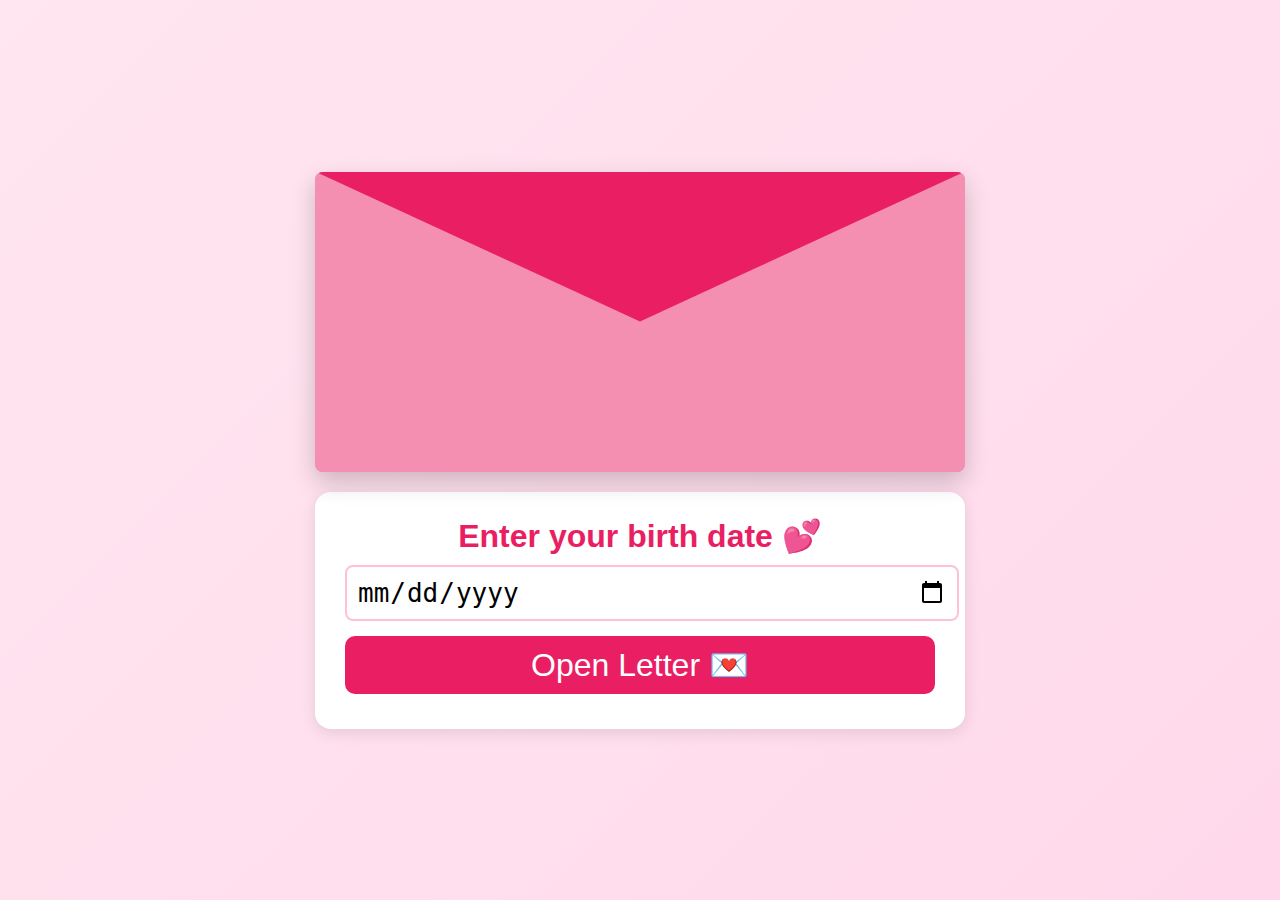
<file: index.html>
<!DOCTYPE html>
<html lang="en">
<head>
  <meta charset="UTF-8" />
  <meta name="viewport" content="width=device-width, initial-scale=1" />
  <title>For My Love 💌</title>

  <style>
    /* === base === */
    body {
      font-family: "Poppins", sans-serif;
      background: linear-gradient(135deg, #ffe6f0, #ffd9eb);
      margin: 0;
      padding: 0;
      display: flex;
      justify-content: center;
      align-items: center;
      height: 100vh;
      animation: fadeIn 1.5s ease-in;
    }

    @keyframes fadeIn {
      from { opacity: 0; }
      to { opacity: 1; }
    }

    .container {
      text-align: center;
    }

    /* === Envelope === */
    .envelope-wrap {
      margin-bottom: 20px;
      display: flex;
      justify-content: center;
    }

    .envelope {
      position: relative;
      width: 650px;
      height: 300px;
      background: #f48fb1;
      border-radius: 8px;
      box-shadow: 0 10px 25px rgba(0, 0, 0, 0.2);
      overflow: hidden;
      transform-style: preserve-3d;
      transition: transform 0s ease;
    }

    .flap {
      position: absolute;
      top: 0;
      left: 0;
      width: 100%;
      height: 50%;
      background: #e91e63;
      clip-path: polygon(0 0, 100% 0, 50% 100%);
      transform-origin: top;
      transition: transform 1s ease;
      z-index: 2;
    }

    .body {
      position: absolute;
      width: 100%;
      height: 100%;
      background: #f48fb1;
      z-index: 1;
    }

    .envelope.open .flap {
      transform: rotateX(-180deg);
    }

    /* === Date of Birth Box === */
    .dob-box {
      background: white;
      border-radius: 16px;
      padding: 25px 30px;
      box-shadow: 0 4px 15px rgba(0, 0, 0, 0.1);
      width: 590px;
      margin: 0 auto;
      transition: all 0.3s;
    }

    .dob-box label {
      display: block;
      font-weight: 600;
      color: #e91e63;
      margin-bottom: 10px;
      font-size: 2em;
    }

    .dob-box input[type="date"] {
      width: 100%;
      padding: 10px;
      font-size: 2em;
      border: 2px solid #ffc1d6;
      border-radius: 8px;
      outline: none;
      transition: border 0.3s;
      margin-bottom: 15px;
    }

    .dob-box input[type="date"]:focus {
      border-color: #e91e63;
    }

    .btn {
      background: #e91e63;
      color: white;
      border: none;
      border-radius: 10px;
      padding: 10px 20px;
      font-size: 2em;
      cursor: pointer;
      transition: background 0.3s, transform 0.2s;
      width: 100%;
    }

    .btn:hover {
      background: #c2185b;
      transform: translateY(-2px);
    }

    .hint {
      display: block;
      margin-top: 10px;
      font-size: 0.95em;
      color: #666;
    }

    .error {
      color: #d32f2f !important;
    }

    /* Heart animation when envelope opens */
    .heart {
      position: absolute;
      top: 40%;
      left: 50%;
      transform: translate(-50%, -50%) scale(0);
      font-size: 2.5em;
      color: #ff1744;
      opacity: 0;
      transition: all 1s ease;
      z-index: 3;
    }

    .envelope.open .heart {
      transform: translate(-50%, -150%) scale(1.2);
      opacity: 1;
    }
  </style>
</head>

<body class="fade-in">
  <div class="container center">
    <!-- Envelope -->
    <div class="envelope-wrap">
      <div class="envelope" id="envelope">
        <div class="flap"></div>
        <div class="body"></div>
        <div class="heart">💖</div>
      </div>
    </div>

    <!-- Date of birth card -->
    <div class="dob-box">
      <label for="dob">Enter your birth date 💕</label>
      <input id="dob" type="date" />
      <button class="btn" id="checkDob">Open Letter 💌</button>
      <span id="dobMsg" class="hint"></span>
    </div>
  </div>

  <script>
    // Expected date of birth (YYYY-MM-DD)
    const DOB_EXPECTED = "1111-11-11"; // <-- change this to her real DOB
    const checkBtn = document.getElementById("checkDob");
    const dobInput = document.getElementById("dob");
    const msg = document.getElementById("dobMsg");
    const envelope = document.getElementById("envelope");

    checkBtn.addEventListener("click", () => {
      if (!dobInput.value) {
        msg.textContent = "Please enter your date of birth.";
        msg.classList.add("error");
        return;
      }
      if (dobInput.value === DOB_EXPECTED) {
        msg.textContent = "Perfect! Opening your letter... 💖";
        msg.classList.remove("error");
        envelope.classList.add("open");
        setTimeout(() => fadeTo("letter.html"), 2000);
      } else {
        msg.textContent = "That date doesn’t match... try again 🫶";
        msg.classList.add("error");
      }
    });

    // Fade transition function
    function fadeTo(url) {
      document.body.style.opacity = 0;
      setTimeout(() => (window.location.href = url), 700);
    }
  </script>
</body>
</html>
</file>
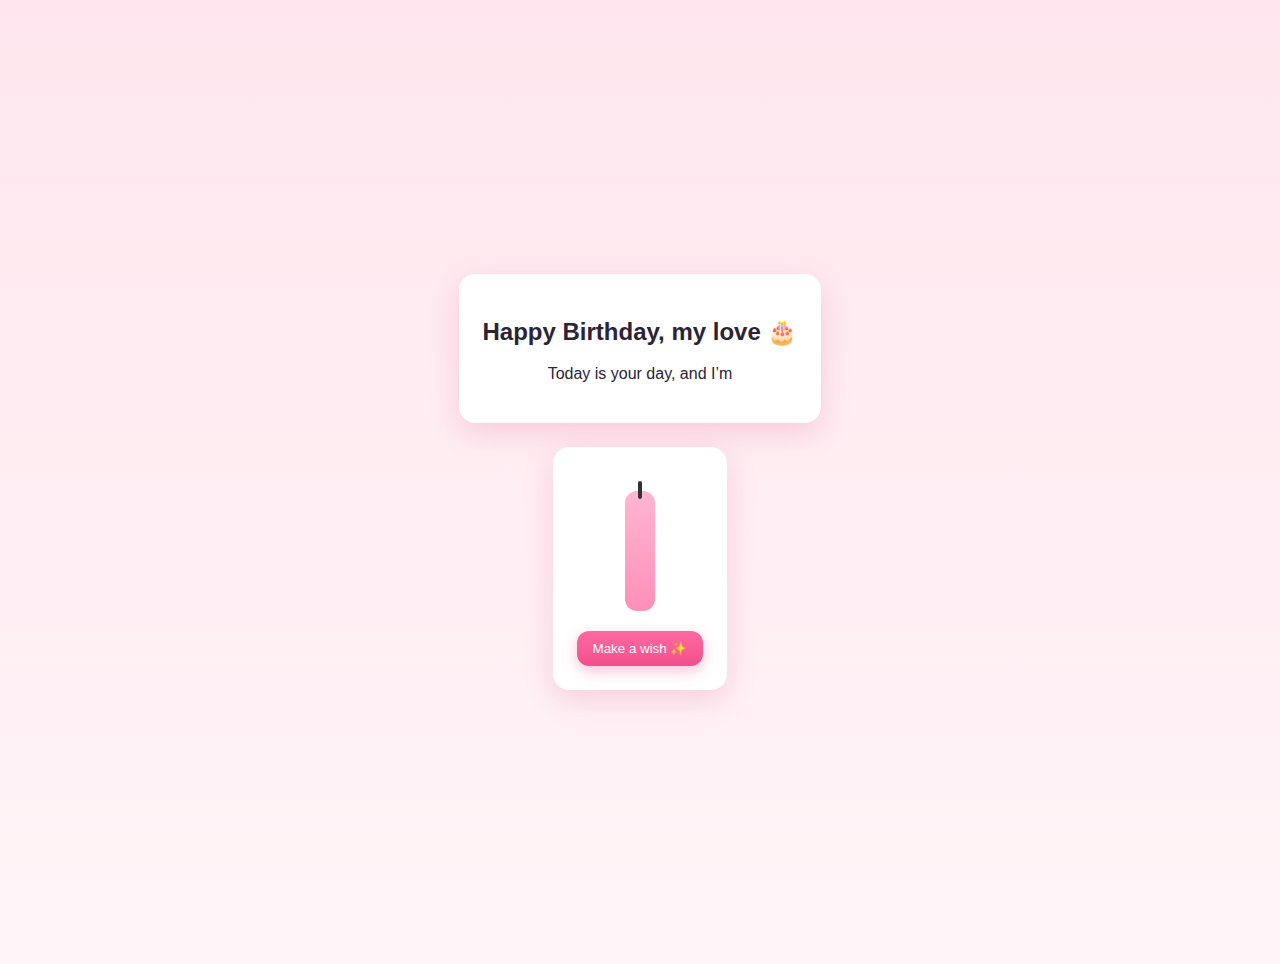
<file: letter.html>
<!DOCTYPE html>
<html lang="en">
<head>
  <meta charset="UTF-8" />
  <meta name="viewport" content="width=device-width, initial-scale=1" />
  <title>Happy Birthday 💖</title>
  <link rel="stylesheet" href="styles.css" />
</head>
<body class="fade-in">
  <div class="container center column">
    <div class="letter card">
      <h2>Happy Birthday, my love 🎂</h2>
      <p id="typedText"></p>
    </div>

    <div class="candle-card card">
      <div class="candle" id="candle">
        <div class="flame"></div>
        <div class="wick"></div>
      </div>
      <div class="actions">
        <button class="btn" id="wishBtn">Make a wish ✨</button>
        <button class="btn" id="blowBtn" style="display:none">Blow Candle 🕯️</button>
      </div>
      <button class="btn" id="presentBtn" style="display:none">Get your present 🎁</button>
    </div>
  </div>

  <script src="script.js"></script>
  <script>
    // Typing effect for letter
    const text = "Today is your day, and I’m so grateful for you. \n\nHappy Birthday, my love — may all your wishes come true. 💖";
    const typedText = document.getElementById("typedText");
    let i = 0;
    const typing = setInterval(() => {
      typedText.textContent += text[i] || "";
      i++;
      if (i >= text.length) clearInterval(typing);
    }, 25);

    // Candle buttons
    const candle = document.getElementById("candle");
    const wishBtn = document.getElementById("wishBtn");
    const blowBtn = document.getElementById("blowBtn");
    const presentBtn = document.getElementById("presentBtn");

    wishBtn.addEventListener("click", () => {
      candle.classList.add("lit");
      blowBtn.style.display = "inline-block";
      wishBtn.disabled = true;
    });

    blowBtn.addEventListener("click", () => {
      candle.classList.remove("lit");
      candle.classList.add("puff");
      presentBtn.style.display = "inline-block";
      blowBtn.disabled = true;
    });

    presentBtn.addEventListener("click", () => fadeTo("love.html"));
  </script>
</body>
</html>
</file>
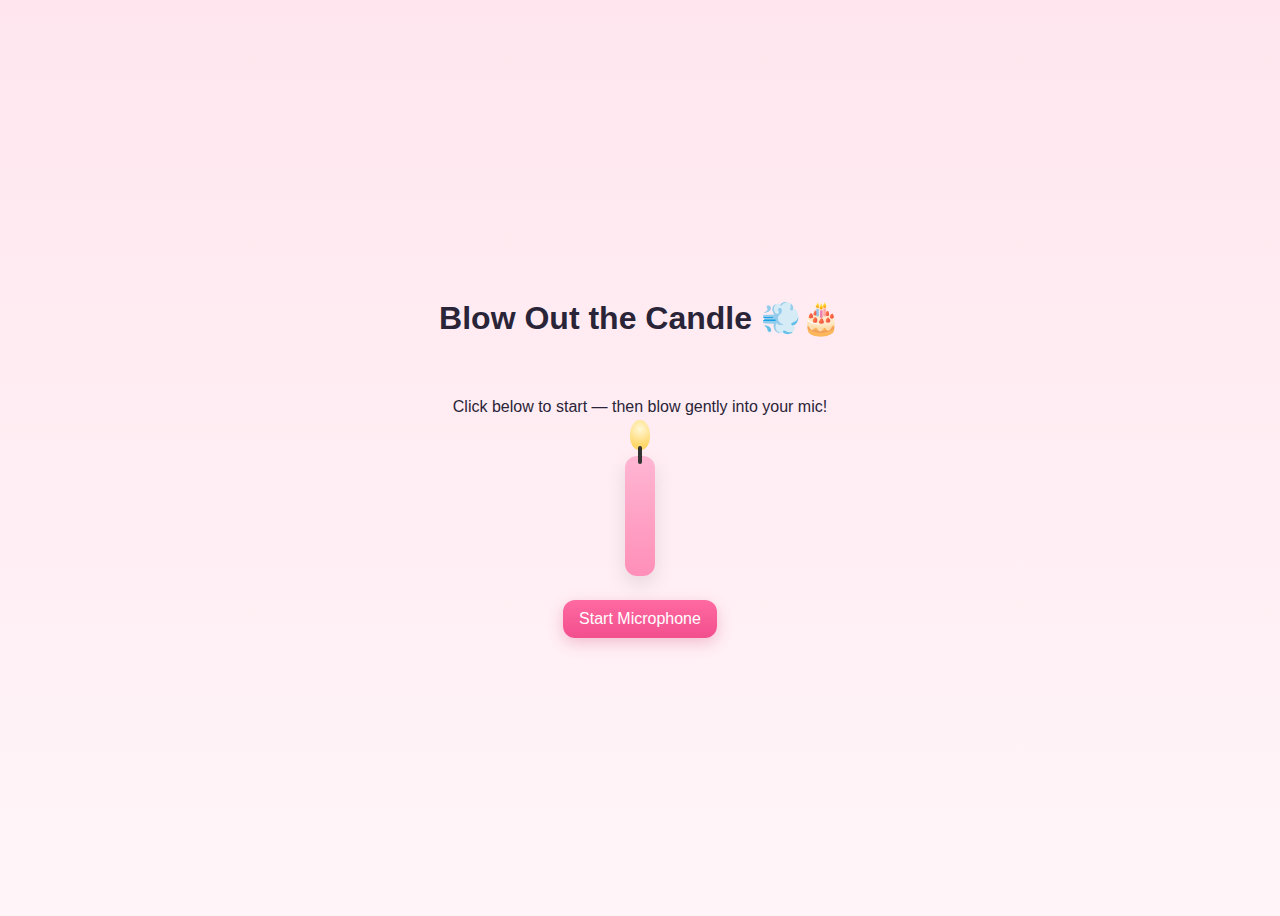
<file: mic-blow.html>
<!DOCTYPE html>
<html lang="en">
<head>
  <meta charset="UTF-8" />
  <meta name="viewport" content="width=device-width, initial-scale=1.0" />
  <title>Blow Out the Candle 💨🎂</title>
  <style>
    body {
      background: linear-gradient(180deg, #ffe6ee, #fff5f8);
      font-family: "Inter", sans-serif;
      text-align: center;
      color: #2a2438;
      min-height: 100vh;
      display: flex;
      flex-direction: column;
      justify-content: center;
      align-items: center;
      gap: 1.5rem;
    }

    .candle {
      position: relative;
      width: 30px;
      height: 120px;
      background: linear-gradient(180deg, #ffb6d2, #ff8fb8);
      border-radius: 12px;
      box-shadow: 0 8px 20px rgba(0,0,0,0.1);
    }

    .wick {
      position: absolute;
      top: -10px;
      left: 50%;
      width: 4px;
      height: 18px;
      background: #333;
      transform: translateX(-50%);
      border-radius: 2px;
    }

    .flame {
      position: absolute;
      top: -36px;
      left: 50%;
      width: 20px;
      height: 30px;
      background: radial-gradient(circle at 50% 30%, #fff7d6, #ffd86b 70%);
      border-radius: 50% 50% 45% 45%;
      transform: translateX(-50%);
      opacity: 0;
    }

    .lit .flame {
      opacity: 1;
      animation: flicker 0.15s infinite alternate;
    }

    @keyframes flicker {
      from { transform: translateX(-50%) scale(1); }
      to   { transform: translateX(-50%) scale(1.05); }
    }

    .puff::after {
      content: "💨";
      position: absolute;
      top: -40px;
      left: 50%;
      transform: translateX(-50%) scale(2);
      animation: blow 1s ease-out forwards;
    }

    @keyframes blow {
      0% { opacity: 1; transform: translate(-50%, -10px) scale(1.5); }
      100% { opacity: 0; transform: translate(-50%, -50px) scale(2.5); }
    }

    button {
      background: linear-gradient(180deg, #ff6aa2, #f24f8d);
      color: white;
      border: none;
      border-radius: 12px;
      padding: 10px 16px;
      cursor: pointer;
      box-shadow: 0 5px 15px rgba(212,72,127,0.3);
      font-size: 16px;
    }
  </style>
</head>
<body>
  <h1>Blow Out the Candle 💨🎂</h1>
  <p id="info">Click below to start — then blow gently into your mic!</p>

  <div class="candle lit" id="candle">
    <div class="flame"></div>
    <div class="wick"></div>
  </div>

  <button id="startBtn">Start Microphone</button>

  <script>
    /*
      💡 How this works:
      - When you click “Start Microphone,” we ask for permission to use the mic.
      - We measure the average audio level coming in.
      - If the level passes a threshold (a “blow” sound), we extinguish the flame.
    */

    const startBtn = document.getElementById("startBtn");
    const candle = document.getElementById("candle");
    const info = document.getElementById("info");
    let micStream, audioContext, analyser, dataArray;

    async function startMic() {
      try {
        // Ask for microphone permission
        micStream = await navigator.mediaDevices.getUserMedia({ audio: true });
        audioContext = new AudioContext();

        // Connect microphone input to analyser node
        const source = audioContext.createMediaStreamSource(micStream);
        analyser = audioContext.createAnalyser();
        analyser.fftSize = 256;
        dataArray = new Uint8Array(analyser.fftSize);
        source.connect(analyser);

        info.textContent = "Listening... Blow to extinguish the flame! 💨";
        listenForBlow();
      } catch (err) {
        info.textContent = "Microphone access denied 😔";
        console.error(err);
      }
    }

    function listenForBlow() {
      const checkVolume = () => {
        analyser.getByteTimeDomainData(dataArray);

        // Compute average loudness
        let sum = 0;
        for (let i = 0; i < dataArray.length; i++) {
          const sample = dataArray[i] - 128;
          sum += Math.abs(sample);
        }
        const avg = sum / dataArray.length;

        // 🎯 Threshold: adjust if it's too sensitive or not enough
        if (avg > 18) { // blow or clap detected
          info.textContent = "Blow detected! Flame out 🎉";
          blowOutCandle();
        } else {
          requestAnimationFrame(checkVolume);
        }
      };
      checkVolume();
    }

    function blowOutCandle() {
      candle.classList.remove("lit");
      candle.classList.add("puff");

      // Stop listening to mic
      if (micStream) micStream.getTracks().forEach(t => t.stop());
    }

    startBtn.addEventListener("click", startMic);
  </script>
</body>
</html>
</file>
<file: styles.css>
body {
  margin: 0;
  font-family: "Inter", sans-serif;
  background: linear-gradient(180deg, #ffe6ee, #fff5f8);
  color: #2a2438;
  transition: opacity 0.8s ease; /* for fade in/out */
}

.fade-in { opacity: 1; }
.fade-out { opacity: 0; }

.container {
  min-height: 100vh;
  display: flex;
  align-items: center;
  justify-content: center;
  flex-direction: column;
  text-align: center;
  gap: 1.5rem;
  padding: 2rem;
}

.center { text-align: center; }
.column { flex-direction: column; }
.btn {
  background: linear-gradient(180deg, #ff6aa2, #f24f8d);
  color: white;
  border: none;
  border-radius: 12px;
  padding: 10px 16px;
  cursor: pointer;
  box-shadow: 0 5px 15px rgba(212,72,127,0.3);
}
.btn:active { transform: translateY(1px); }
.hint { font-size: 0.9rem; }
.error { color: #b00020; }

.envelope-wrap { position: relative; width: 280px; height: 200px; }
.envelope { position: absolute; inset: 0; perspective: 1000px; }
.envelope .body {
  position: absolute; inset: 0;
  background: linear-gradient(180deg, #ffb6d2, #ff8fb8);
  border-radius: 12px;
}
.envelope .flap {
  position: absolute; top: 0; left: 0; right: 0; height: 50%;
  background: linear-gradient(180deg, #ff6aa2, #ff8fb8);
  clip-path: polygon(0% 0%, 100% 0%, 50% 100%);
  transform-origin: top center;
  transition: transform 1s ease;
}
.envelope.open .flap { transform: rotateX(160deg); }

.dob-box {
  display: flex;
  gap: 10px;
  background: white;
  padding: 10px 16px;
  border-radius: 16px;
  box-shadow: 0 5px 15px rgba(0,0,0,0.1);
}

.card {
  background: white;
  padding: 1.5rem;
  border-radius: 16px;
  box-shadow: 0 10px 30px rgba(212,72,127,0.2);
  max-width: 500px;
}

.candle {
  position: relative;
  width: 30px; height: 120px;
  background: linear-gradient(180deg, #ffb6d2, #ff8fb8);
  border-radius: 12px;
  margin: 20px auto;
}
.wick {
  position: absolute;
  top: -10px; left: 50%;
  width: 4px; height: 18px;
  background: #333;
  transform: translateX(-50%);
  border-radius: 2px;
}
.flame {
  position: absolute;
  top: -36px; left: 50%;
  width: 20px; height: 30px;
  background: radial-gradient(circle at 50% 30%, #fff7d6, #ffd86b 70%);
  border-radius: 50% 50% 45% 45%;
  transform: translateX(-50%);
  opacity: 0;
}
.candle.lit .flame {
  opacity: 1;
  animation: flicker 0.15s infinite alternate;
}
@keyframes flicker {
  from { transform: translateX(-50%) scale(1); }
  to   { transform: translateX(-50%) scale(1.05); }
}

.gallery {
  display: grid;
  grid-template-columns: repeat(auto-fit, minmax(150px, 1fr));
  gap: 10px;
}
.gallery img {
  width: 100%;
  border-radius: 12px;
  box-shadow: 0 5px 15px rgba(0,0,0,0.1);
}

ul#reasons {
  list-style: none;
  padding: 0;
}
ul#reasons li {
  background: white;
  padding: 10px 14px;
  margin: 6px 0;
  border-radius: 10px;
  box-shadow: 0 4px 10px rgba(0,0,0,0.05);
}
</file>
